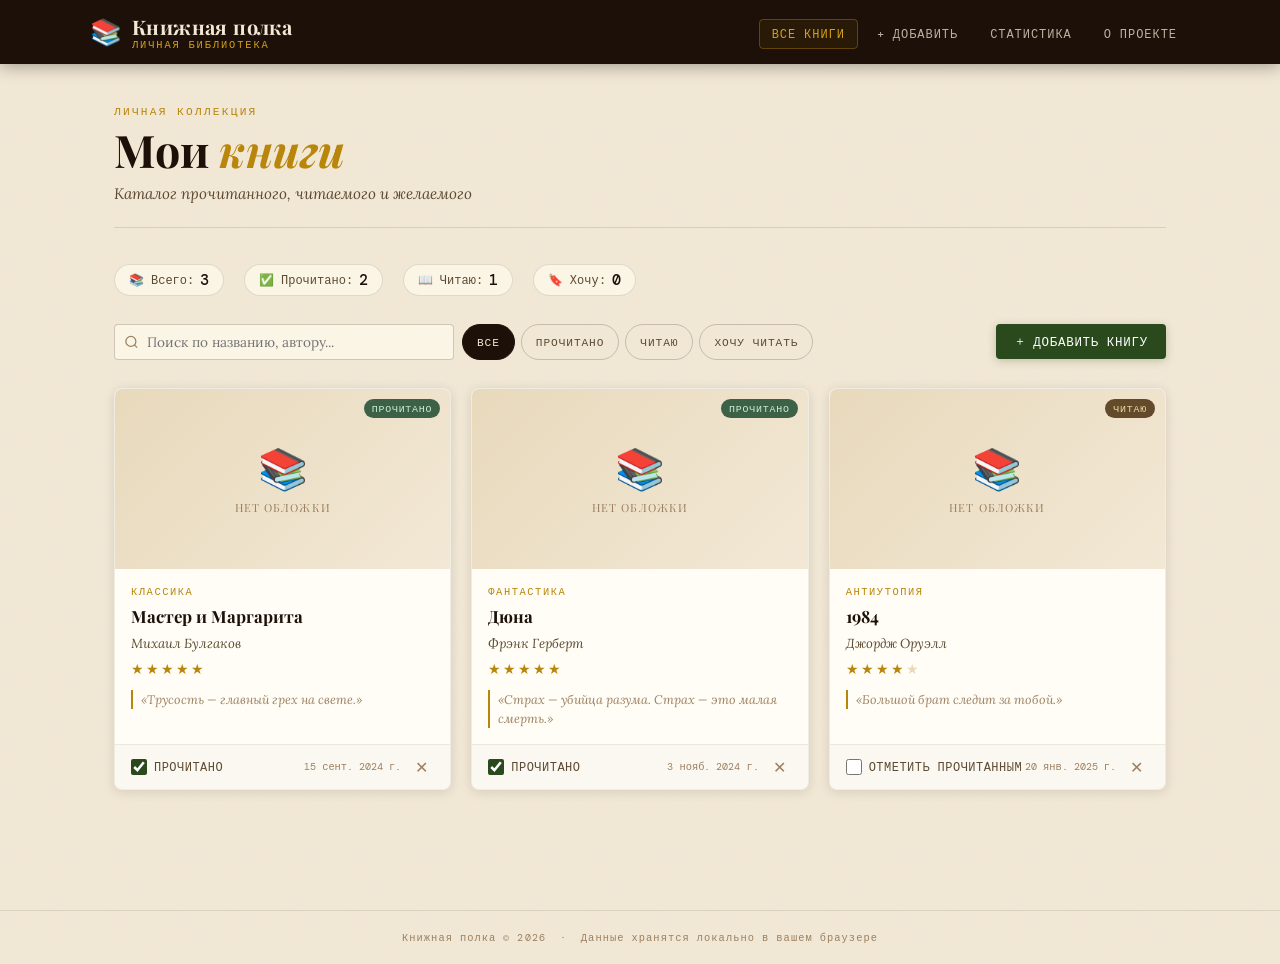
<file: index.html>
<!DOCTYPE html>
<html lang="ru">
<head>
  <meta charset="UTF-8">
  <meta name="viewport" content="width=device-width, initial-scale=1.0">
  <title>Книжная полка — Мои книги</title>
  <link rel="stylesheet" href="css/styles.css">
</head>
<body>

  <!-- ==================== ШАПКА ==================== -->
  <header class="site-header">
    <div class="header-inner">
      <a href="index.html" class="site-logo">
        <span class="logo-icon">📚</span>
        <div>
          <span class="logo-text">Книжная полка</span>
          <span class="logo-sub">Личная библиотека</span>
        </div>
      </a>
      <nav>
        <ul class="nav-links">
          <li><a href="index.html" class="active">Все книги</a></li>
          <li><a href="form.html">+ Добавить</a></li>
          <li><a href="stats.html">Статистика</a></li>
          <li><a href="about.html">О проекте</a></li>
        </ul>
      </nav>
    </div>
  </header>

  <!-- ==================== ОСНОВНОЕ ==================== -->
  <main class="page-wrapper">

    <!-- Заголовок страницы -->
    <div class="page-hero">
      <p class="eyebrow">Личная коллекция</p>
      <h1>Мои <em>книги</em></h1>
      <p class="subtitle">Каталог прочитанного, читаемого и желаемого</p>
    </div>

    <!-- Статистика-пиллы -->
    <div class="stats-bar">
      <div class="stat-pill">📚 Всего: <strong id="countTotal">0</strong></div>
      <div class="stat-pill">✅ Прочитано: <strong id="countRead">0</strong></div>
      <div class="stat-pill">📖 Читаю: <strong id="countReading">0</strong></div>
      <div class="stat-pill">🔖 Хочу: <strong id="countWant">0</strong></div>
    </div>

    <!-- Тулбар: поиск + фильтры + кнопка добавить -->
    <div class="toolbar">
      <div class="toolbar-left">
        <!-- Поиск -->
        <div class="search-wrap">
          <svg viewBox="0 0 24 24" fill="none" stroke="currentColor" stroke-width="2">
            <circle cx="11" cy="11" r="8"/><path d="m21 21-4.35-4.35"/>
          </svg>
          <input type="text" id="searchInput" placeholder="Поиск по названию, автору...">
        </div>

        <!-- Фильтры -->
        <div class="filter-tabs">
          <button class="filter-btn active" data-filter="all">Все</button>
          <button class="filter-btn" data-filter="read">Прочитано</button>
          <button class="filter-btn" data-filter="reading">Читаю</button>
          <button class="filter-btn" data-filter="want">Хочу читать</button>
        </div>
      </div>

      <div class="toolbar-right">
        <a href="form.html" class="btn btn-primary">
          <span>＋</span> Добавить книгу
        </a>
      </div>
    </div>

    <!-- Сетка книг -->
    <div class="books-grid" id="booksGrid">
      <!-- Карточки отрисовываются через JS -->
    </div>

  </main>

  <footer class="site-footer">
    Книжная полка &copy; 2026 &nbsp;·&nbsp; Данные хранятся локально в вашем браузере
  </footer>

  <!-- Скрипты (порядок важен) -->
  <script src="js/storage.js"></script>
  <script src="js/utils.js"></script>
  <script src="js/main.js"></script>
</body>
</html>
</file>
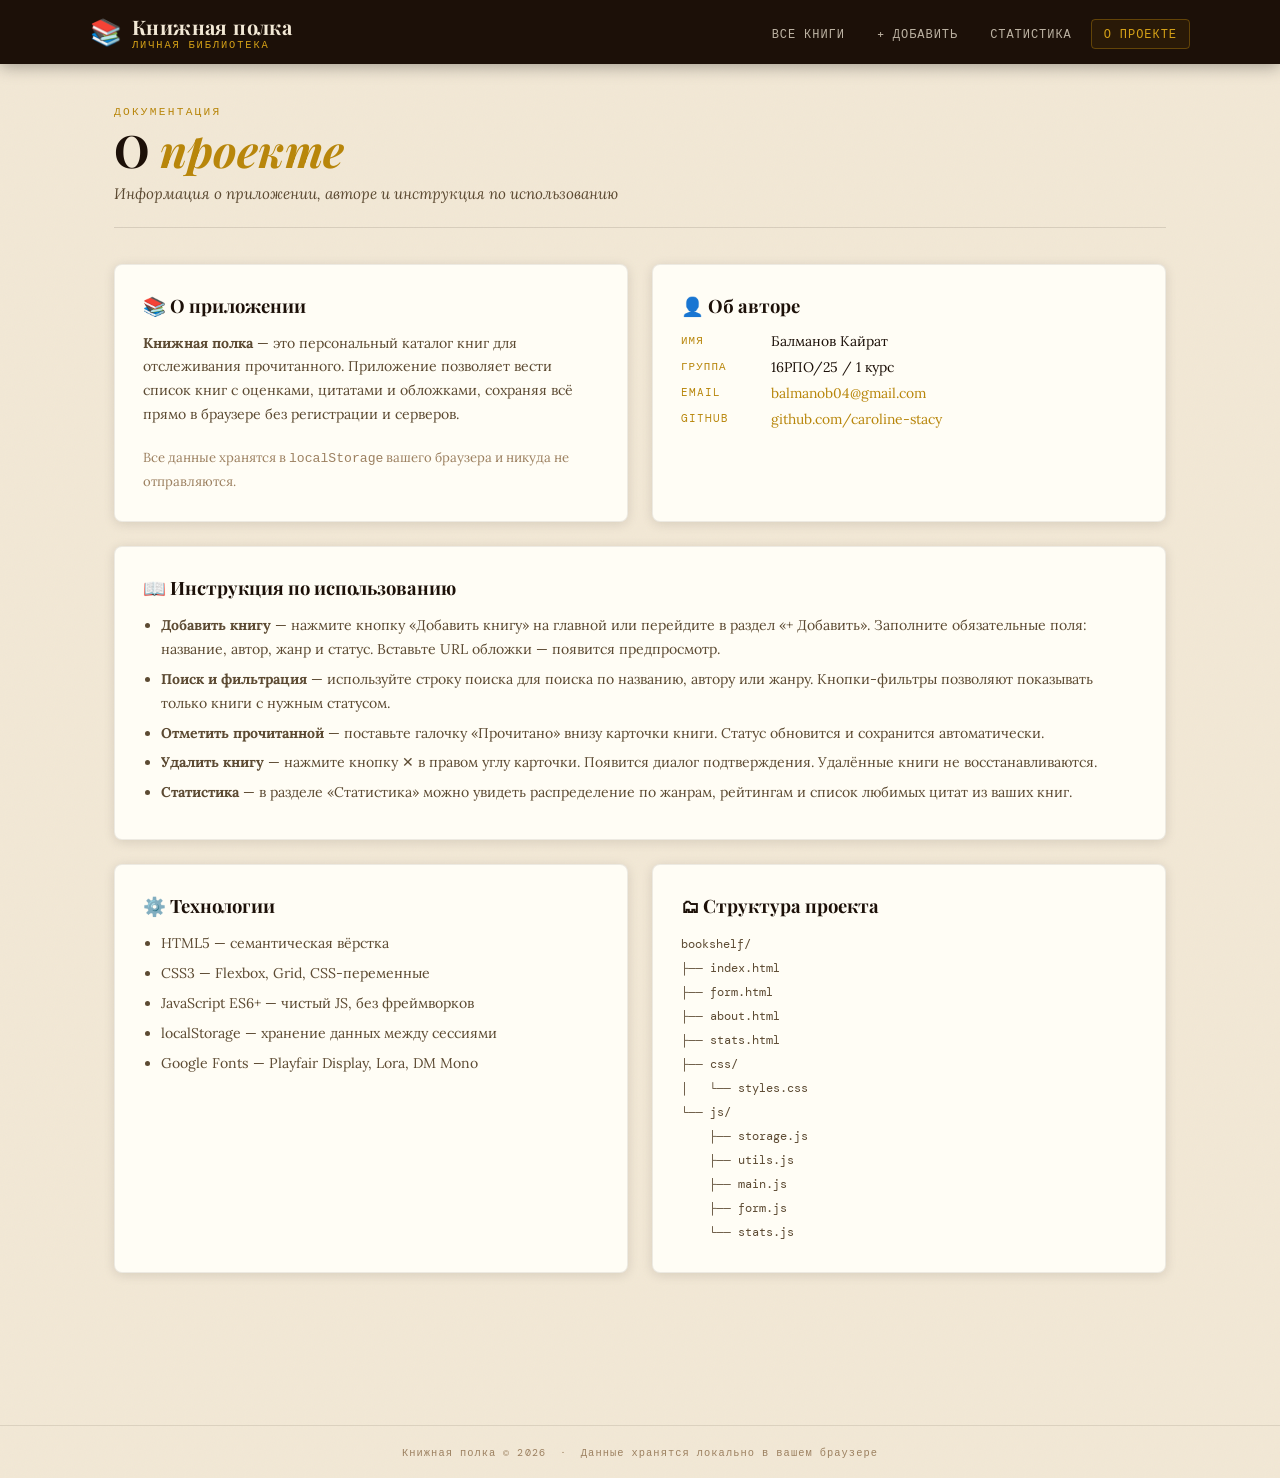
<file: about.html>
<!DOCTYPE html>
<html lang="ru">
<head>
  <meta charset="UTF-8">
  <meta name="viewport" content="width=device-width, initial-scale=1.0">
  <title>Книжная полка — О проекте</title>
  <link rel="stylesheet" href="css/styles.css">
</head>
<body>

  <header class="site-header">
    <div class="header-inner">
      <a href="index.html" class="site-logo">
        <span class="logo-icon">📚</span>
        <div>
          <span class="logo-text">Книжная полка</span>
          <span class="logo-sub">Личная библиотека</span>
        </div>
      </a>
      <nav>
        <ul class="nav-links">
          <li><a href="index.html">Все книги</a></li>
          <li><a href="form.html">+ Добавить</a></li>
          <li><a href="stats.html">Статистика</a></li>
          <li><a href="about.html" class="active">О проекте</a></li>
        </ul>
      </nav>
    </div>
  </header>

  <main class="page-wrapper">

    <div class="page-hero">
      <p class="eyebrow">Документация</p>
      <h1>О <em>проекте</em></h1>
      <p class="subtitle">Информация о приложении, авторе и инструкция по использованию</p>
    </div>

    <div class="about-grid">

      <!-- О приложении -->
      <div class="about-card">
        <h3>📚 О приложении</h3>
        <p>
          <strong>Книжная полка</strong> — это персональный каталог книг для отслеживания
          прочитанного. Приложение позволяет вести список книг с оценками, цитатами и
          обложками, сохраняя всё прямо в браузере без регистрации и серверов.
        </p>
        <br>
        <p style="font-size:0.82rem;color:var(--ink-light);">
          Все данные хранятся в <code>localStorage</code> вашего браузера и никуда не
          отправляются.
        </p>
      </div>

      <!-- Об авторе -->
      <div class="about-card">
        <h3>👤 Об авторе</h3>
        <div class="info-row">
          <span class="info-label">Имя</span>
          <span>Балманов Кайрат</span>
        </div>
        <div class="info-row">
          <span class="info-label">Группа</span>
          <span>16РПО/25 / 1 курс</span>
        </div>
        <div class="info-row">
          <span class="info-label">Email</span>
          <span><a href="mailto:balmanob04@gmail.com">balmanob04@gmail.com</a></span>
        </div>
        <div class="info-row">
          <span class="info-label">GitHub</span>
          <span><a href="https://github.com/caroline-stacy" target="_blank">github.com/caroline-stacy</a></span>
        </div>
      </div>

      <!-- Инструкция -->
      <div class="about-card about-full">
        <h3>📖 Инструкция по использованию</h3>
        <ul>
          <li>
            <strong>Добавить книгу</strong> — нажмите кнопку «Добавить книгу» на главной
            или перейдите в раздел «+ Добавить». Заполните обязательные поля: название,
            автор, жанр и статус. Вставьте URL обложки — появится предпросмотр.
          </li>
          <li>
            <strong>Поиск и фильтрация</strong> — используйте строку поиска для поиска по
            названию, автору или жанру. Кнопки-фильтры позволяют показывать только книги
            с нужным статусом.
          </li>
          <li>
            <strong>Отметить прочитанной</strong> — поставьте галочку «Прочитано» внизу
            карточки книги. Статус обновится и сохранится автоматически.
          </li>
          <li>
            <strong>Удалить книгу</strong> — нажмите кнопку ✕ в правом углу карточки.
            Появится диалог подтверждения. Удалённые книги не восстанавливаются.
          </li>
          <li>
            <strong>Статистика</strong> — в разделе «Статистика» можно увидеть распределение
            по жанрам, рейтингам и список любимых цитат из ваших книг.
          </li>
        </ul>
      </div>

      <!-- Технологии -->
      <div class="about-card">
        <h3>⚙️ Технологии</h3>
        <ul>
          <li>HTML5 — семантическая вёрстка</li>
          <li>CSS3 — Flexbox, Grid, CSS-переменные</li>
          <li>JavaScript ES6+ — чистый JS, без фреймворков</li>
          <li>localStorage — хранение данных между сессиями</li>
          <li>Google Fonts — Playfair Display, Lora, DM Mono</li>
        </ul>
      </div>

      <!-- Структура -->
      <div class="about-card">
        <h3>🗂 Структура проекта</h3>
        <p style="font-family:'DM Mono',monospace;font-size:0.75rem;line-height:2;color:var(--ink-muted);">
          bookshelf/<br>
          ├── index.html<br>
          ├── form.html<br>
          ├── about.html<br>
          ├── stats.html<br>
          ├── css/<br>
          │&nbsp;&nbsp;&nbsp;└── styles.css<br>
          └── js/<br>
          &nbsp;&nbsp;&nbsp;&nbsp;├── storage.js<br>
          &nbsp;&nbsp;&nbsp;&nbsp;├── utils.js<br>
          &nbsp;&nbsp;&nbsp;&nbsp;├── main.js<br>
          &nbsp;&nbsp;&nbsp;&nbsp;├── form.js<br>
          &nbsp;&nbsp;&nbsp;&nbsp;└── stats.js
        </p>
      </div>

    </div>
  </main>

  <footer class="site-footer">
    Книжная полка &copy; 2026 &nbsp;·&nbsp; Данные хранятся локально в вашем браузере
  </footer>

</body>
</html>
</file>
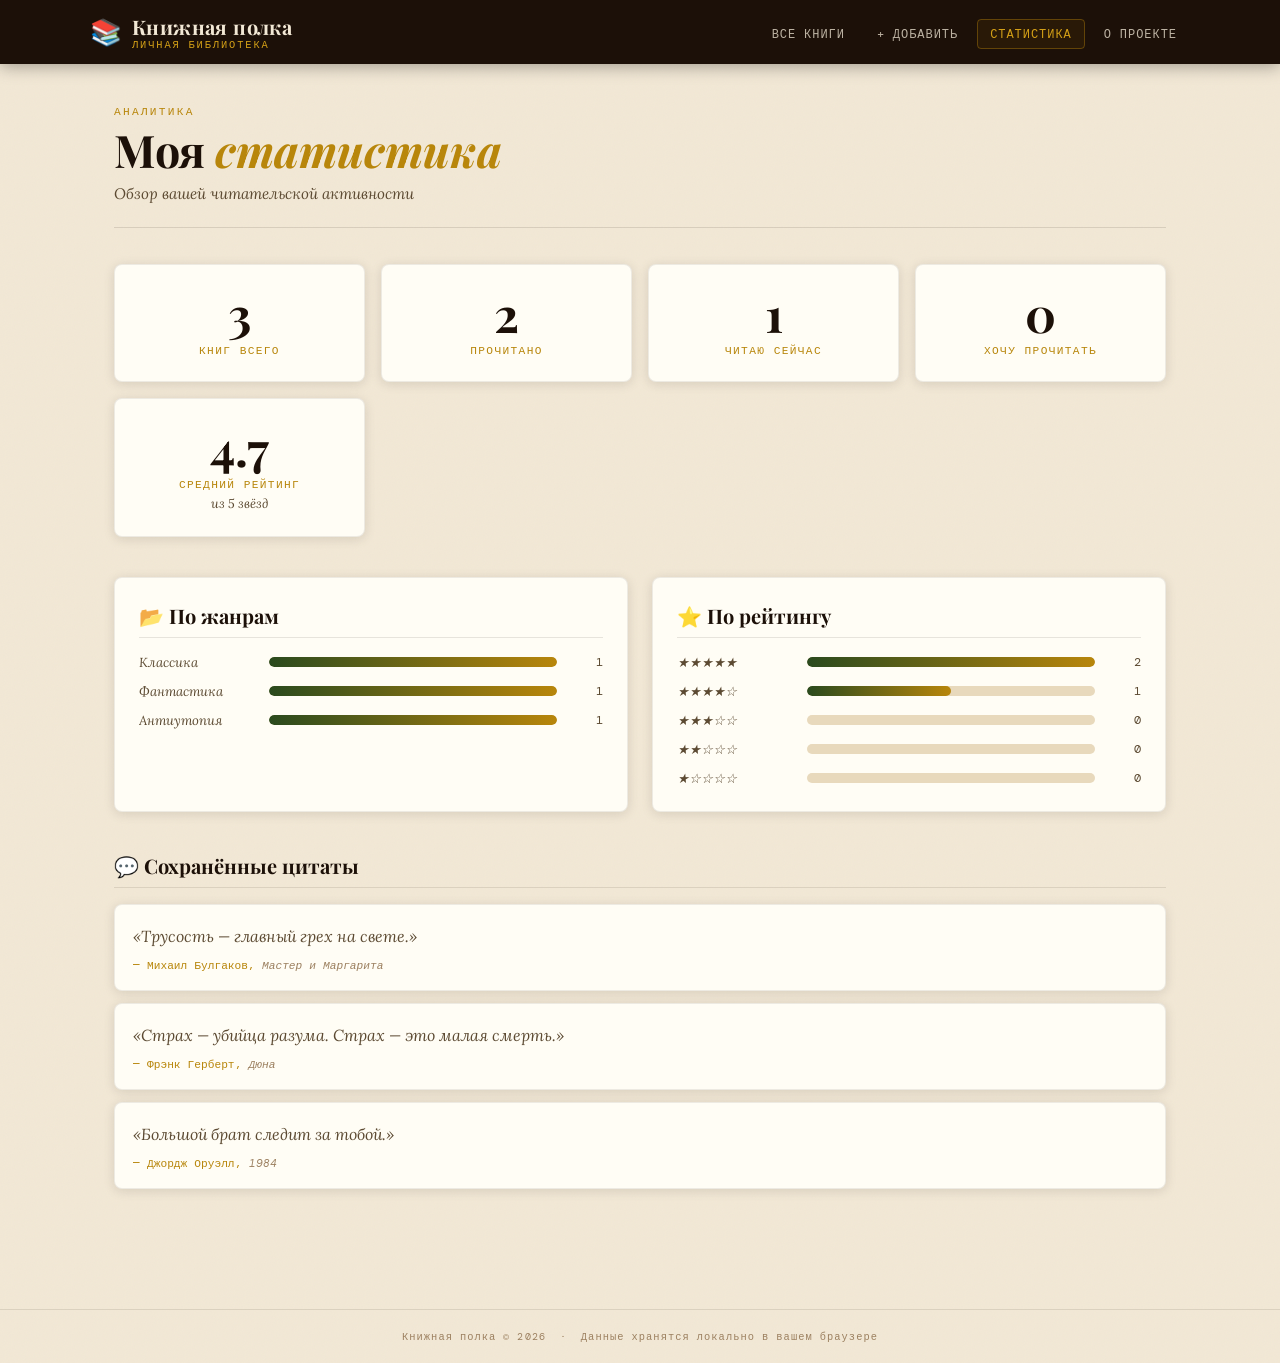
<file: stats.html>
<!DOCTYPE html>
<html lang="ru">
<head>
  <meta charset="UTF-8">
  <meta name="viewport" content="width=device-width, initial-scale=1.0">
  <title>Книжная полка — Статистика</title>
  <link rel="stylesheet" href="css/styles.css">
</head>
<body>

  <header class="site-header">
    <div class="header-inner">
      <a href="index.html" class="site-logo">
        <span class="logo-icon">📚</span>
        <div>
          <span class="logo-text">Книжная полка</span>
          <span class="logo-sub">Личная библиотека</span>
        </div>
      </a>
      <nav>
        <ul class="nav-links">
          <li><a href="index.html">Все книги</a></li>
          <li><a href="form.html">+ Добавить</a></li>
          <li><a href="stats.html" class="active">Статистика</a></li>
          <li><a href="about.html">О проекте</a></li>
        </ul>
      </nav>
    </div>
  </header>

  <main class="page-wrapper">

    <div class="page-hero">
      <p class="eyebrow">Аналитика</p>
      <h1>Моя <em>статистика</em></h1>
      <p class="subtitle">Обзор вашей читательской активности</p>
    </div>

    <!-- Счётчики-карточки -->
    <div class="stats-grid" style="margin-bottom:40px;">
      <div class="stat-card">
        <div class="big-number" id="statTotal">—</div>
        <div class="stat-label">Книг всего</div>
      </div>
      <div class="stat-card">
        <div class="big-number" id="statRead">—</div>
        <div class="stat-label">Прочитано</div>
      </div>
      <div class="stat-card">
        <div class="big-number" id="statReading">—</div>
        <div class="stat-label">Читаю сейчас</div>
      </div>
      <div class="stat-card">
        <div class="big-number" id="statWant">—</div>
        <div class="stat-label">Хочу прочитать</div>
      </div>
      <div class="stat-card">
        <div class="big-number" id="statAvgRating">—</div>
        <div class="stat-label">Средний рейтинг</div>
        <div class="stat-sub">из 5 звёзд</div>
      </div>
    </div>

    <!-- Диаграммы -->
    <div style="display:grid;grid-template-columns:1fr 1fr;gap:24px;margin-bottom:40px;">

      <div style="background:var(--card-bg);border:1px solid rgba(28,16,8,0.08);border-radius:var(--radius-lg);padding:24px;box-shadow:var(--shadow);">
        <h3 class="section-title">📂 По жанрам</h3>
        <div class="bar-chart" id="genreChart">
          <p style="color:var(--ink-light);font-style:italic;">Загрузка...</p>
        </div>
      </div>

      <div style="background:var(--card-bg);border:1px solid rgba(28,16,8,0.08);border-radius:var(--radius-lg);padding:24px;box-shadow:var(--shadow);">
        <h3 class="section-title">⭐ По рейтингу</h3>
        <div class="bar-chart" id="ratingChart">
          <p style="color:var(--ink-light);font-style:italic;">Загрузка...</p>
        </div>
      </div>

    </div>

    <!-- Цитаты -->
    <div>
      <h3 class="section-title">💬 Сохранённые цитаты</h3>
      <div style="display:flex;flex-direction:column;gap:12px;" id="topQuotes">
        <p style="color:var(--ink-light);font-style:italic;">Загрузка...</p>
      </div>
    </div>

  </main>

  <footer class="site-footer">
    Книжная полка &copy; 2026 &nbsp;·&nbsp; Данные хранятся локально в вашем браузере
  </footer>

  <script src="js/storage.js"></script>
  <script src="js/utils.js"></script>
  <script src="js/stats.js"></script>
</body>
</html>
</file>
<file: css/styles.css>
/* ============================================
   Книжная полка — Global Styles
   Aesthetic: Vintage Library / Editorial
   ============================================ */

@import url('https://fonts.googleapis.com/css2?family=Playfair+Display:ital,wght@0,400;0,600;0,700;1,400;1,600&family=Lora:ital,wght@0,400;0,500;1,400&family=DM+Mono:wght@400;500&display=swap');

/* ---- CSS Variables ---- */
:root {
  --bg:        #F2E8D5;
  --bg-dark:   #E8D9BC;
  --parchment: #FBF5E6;
  --card-bg:   #FFFDF5;
  --header-bg: #1C1008;
  --header-fg: #F2E8D5;
  --ink:       #1C1008;
  --ink-muted: #5C4A32;
  --ink-light: #9C8060;
  --gold:      #B8860B;
  --gold-lt:   #D4A017;
  --green:     #2A4A1E;
  --green-lt:  #3D6B2C;
  --red:       #8B1A1A;
  --tag-want:  #4A3070;
  --tag-read:  #1E4A30;
  --tag-reading: #4A3010;
  --shadow:    0 2px 12px rgba(28,16,8,0.12);
  --shadow-lg: 0 6px 28px rgba(28,16,8,0.18);
  --radius:    4px;
  --radius-lg: 8px;
  --transition: 0.22s ease;
}

/* ---- Reset & Base ---- */
*, *::before, *::after { box-sizing: border-box; margin: 0; padding: 0; }

html { scroll-behavior: smooth; }

body {
  font-family: 'Lora', Georgia, serif;
  background-color: var(--bg);
  color: var(--ink);
  min-height: 100vh;
  background-image:
    url("data:image/svg+xml,%3Csvg width='60' height='60' xmlns='http://www.w3.org/2000/svg'%3E%3Cfilter id='n'%3E%3CfeTurbulence type='fractalNoise' baseFrequency='0.9' numOctaves='4' stitchTiles='stitch'/%3E%3C/filter%3E%3Crect width='60' height='60' filter='url(%23n)' opacity='0.03'/%3E%3C/svg%3E");
}

a { color: var(--gold); text-decoration: none; transition: color var(--transition); }
a:hover { color: var(--gold-lt); }
img { max-width: 100%; display: block; }
button { cursor: pointer; font-family: inherit; }
input, select, textarea { font-family: 'Lora', serif; }

/* ---- Header / Nav ---- */
.site-header {
  background: var(--header-bg);
  color: var(--header-fg);
  padding: 0 24px;
  position: sticky;
  top: 0;
  z-index: 100;
  box-shadow: 0 2px 16px rgba(0,0,0,0.35);
}

.header-inner {
  max-width: 1100px;
  margin: 0 auto;
  display: flex;
  align-items: center;
  justify-content: space-between;
  height: 64px;
  gap: 16px;
}

.site-logo {
  display: flex;
  align-items: center;
  gap: 10px;
  text-decoration: none;
  color: var(--header-fg);
}

.logo-icon { font-size: 1.6rem; line-height: 1; }

.logo-text {
  font-family: 'Playfair Display', serif;
  font-size: 1.25rem;
  font-weight: 700;
  letter-spacing: 0.02em;
  white-space: nowrap;
}

.logo-sub {
  font-size: 0.65rem;
  color: var(--gold-lt);
  letter-spacing: 0.18em;
  text-transform: uppercase;
  font-family: 'DM Mono', monospace;
  display: block;
  margin-top: -2px;
}

.nav-links {
  display: flex;
  align-items: center;
  gap: 6px;
  list-style: none;
}

.nav-links a {
  color: rgba(242,232,213,0.75);
  text-decoration: none;
  font-family: 'DM Mono', monospace;
  font-size: 0.75rem;
  letter-spacing: 0.08em;
  text-transform: uppercase;
  padding: 6px 12px;
  border-radius: var(--radius);
  transition: all var(--transition);
  border: 1px solid transparent;
}

.nav-links a:hover,
.nav-links a.active {
  color: var(--gold-lt);
  border-color: rgba(184,134,11,0.4);
  background: rgba(184,134,11,0.08);
}

/* ---- Page Layout ---- */
.page-wrapper {
  max-width: 1100px;
  margin: 0 auto;
  padding: 40px 24px 80px;
}

/* ---- Page Header ---- */
.page-hero {
  margin-bottom: 36px;
  border-bottom: 1px solid rgba(28,16,8,0.12);
  padding-bottom: 24px;
}

.page-hero .eyebrow {
  font-family: 'DM Mono', monospace;
  font-size: 0.7rem;
  letter-spacing: 0.2em;
  text-transform: uppercase;
  color: var(--gold);
  margin-bottom: 6px;
}

.page-hero h1 {
  font-family: 'Playfair Display', serif;
  font-size: clamp(1.8rem, 4vw, 2.8rem);
  font-weight: 700;
  line-height: 1.15;
  color: var(--ink);
}

.page-hero h1 em {
  font-style: italic;
  color: var(--gold);
}

.page-hero .subtitle {
  margin-top: 8px;
  font-size: 0.95rem;
  color: var(--ink-muted);
  font-style: italic;
}

/* ---- Toolbar ---- */
.toolbar {
  display: flex;
  align-items: center;
  gap: 12px;
  flex-wrap: wrap;
  margin-bottom: 28px;
}

.toolbar-left { display: flex; gap: 8px; flex-wrap: wrap; flex: 1; }
.toolbar-right { display: flex; gap: 8px; align-items: center; }

/* ---- Search ---- */
.search-wrap {
  position: relative;
  flex: 1;
  min-width: 180px;
  max-width: 340px;
}

.search-wrap svg {
  position: absolute;
  left: 10px;
  top: 50%;
  transform: translateY(-50%);
  color: var(--ink-light);
  width: 15px;
  height: 15px;
}

#searchInput {
  width: 100%;
  padding: 8px 10px 8px 32px;
  border: 1.5px solid rgba(28,16,8,0.2);
  border-radius: var(--radius);
  background: var(--parchment);
  font-size: 0.85rem;
  color: var(--ink);
  transition: border-color var(--transition);
}

#searchInput:focus {
  outline: none;
  border-color: var(--gold);
}

/* ---- Filter Tabs ---- */
.filter-tabs {
  display: flex;
  gap: 6px;
  flex-wrap: wrap;
}

.filter-btn {
  font-family: 'DM Mono', monospace;
  font-size: 0.7rem;
  letter-spacing: 0.08em;
  text-transform: uppercase;
  padding: 6px 14px;
  border: 1.5px solid rgba(28,16,8,0.2);
  border-radius: 20px;
  background: transparent;
  color: var(--ink-muted);
  transition: all var(--transition);
}

.filter-btn:hover { border-color: var(--gold); color: var(--gold); }

.filter-btn.active {
  background: var(--ink);
  color: var(--header-fg);
  border-color: var(--ink);
}

/* ---- Stats Bar ---- */
.stats-bar {
  display: flex;
  gap: 20px;
  margin-bottom: 28px;
  flex-wrap: wrap;
}

.stat-pill {
  display: flex;
  align-items: center;
  gap: 6px;
  background: var(--parchment);
  border: 1px solid rgba(28,16,8,0.12);
  border-radius: 20px;
  padding: 5px 14px;
  font-family: 'DM Mono', monospace;
  font-size: 0.75rem;
  color: var(--ink-muted);
}

.stat-pill strong {
  font-size: 0.95rem;
  color: var(--ink);
  font-weight: 500;
}

/* ---- Buttons ---- */
.btn {
  display: inline-flex;
  align-items: center;
  gap: 6px;
  padding: 9px 18px;
  border-radius: var(--radius);
  font-family: 'DM Mono', monospace;
  font-size: 0.78rem;
  letter-spacing: 0.06em;
  font-weight: 500;
  border: none;
  transition: all var(--transition);
  text-transform: uppercase;
  text-decoration: none;
}

.btn-primary {
  background: var(--green);
  color: #fff;
  box-shadow: 0 2px 8px rgba(42,74,30,0.25);
}

.btn-primary:hover {
  background: var(--green-lt);
  transform: translateY(-1px);
  box-shadow: 0 4px 14px rgba(42,74,30,0.3);
  color: #fff;
}

.btn-secondary {
  background: transparent;
  color: var(--ink-muted);
  border: 1.5px solid rgba(28,16,8,0.2);
}

.btn-secondary:hover {
  border-color: var(--ink-muted);
  color: var(--ink);
}

.btn-ghost {
  background: transparent;
  color: var(--ink-light);
  padding: 6px 10px;
}

.btn-ghost:hover { color: var(--red); }

.btn-danger {
  background: transparent;
  color: var(--red);
  border: 1.5px solid rgba(139,26,26,0.3);
}

.btn-danger:hover {
  background: var(--red);
  color: #fff;
}

/* ---- Book Grid ---- */
.books-grid {
  display: grid;
  grid-template-columns: repeat(auto-fill, minmax(280px, 1fr));
  gap: 20px;
}

/* ---- Book Card ---- */
.book-card {
  background: var(--card-bg);
  border-radius: var(--radius-lg);
  box-shadow: var(--shadow);
  overflow: hidden;
  display: flex;
  flex-direction: column;
  transition: transform var(--transition), box-shadow var(--transition);
  border: 1px solid rgba(28,16,8,0.07);
  animation: cardIn 0.3s ease both;
}

@keyframes cardIn {
  from { opacity: 0; transform: translateY(10px); }
  to   { opacity: 1; transform: translateY(0); }
}

.book-card:hover {
  transform: translateY(-3px);
  box-shadow: var(--shadow-lg);
}

/* Cover */
.book-cover {
  width: 100%;
  height: 180px;
  object-fit: cover;
  background: var(--bg-dark);
  position: relative;
  overflow: hidden;
}

.book-cover img {
  width: 100%;
  height: 100%;
  object-fit: cover;
  transition: transform 0.4s ease;
}

.book-card:hover .book-cover img { transform: scale(1.04); }

.cover-placeholder {
  width: 100%;
  height: 100%;
  display: flex;
  flex-direction: column;
  align-items: center;
  justify-content: center;
  background: linear-gradient(135deg, var(--bg-dark) 0%, var(--bg) 100%);
  color: var(--ink-light);
  font-size: 2.5rem;
  gap: 6px;
}

.cover-placeholder span {
  font-family: 'Playfair Display', serif;
  font-size: 0.7rem;
  letter-spacing: 0.1em;
  text-transform: uppercase;
}

/* Status badge */
.status-badge {
  position: absolute;
  top: 10px;
  right: 10px;
  padding: 3px 8px;
  border-radius: 10px;
  font-family: 'DM Mono', monospace;
  font-size: 0.62rem;
  letter-spacing: 0.08em;
  text-transform: uppercase;
  font-weight: 500;
  backdrop-filter: blur(4px);
}

.status-badge.read    { background: rgba(30,74,48,0.85); color: #c8f0d8; }
.status-badge.reading { background: rgba(74,48,16,0.85); color: #f0d8a0; }
.status-badge.want    { background: rgba(74,48,112,0.85); color: #d4c8f0; }

/* Body */
.card-body {
  padding: 16px;
  display: flex;
  flex-direction: column;
  gap: 8px;
  flex: 1;
}

.card-genre {
  font-family: 'DM Mono', monospace;
  font-size: 0.65rem;
  letter-spacing: 0.15em;
  text-transform: uppercase;
  color: var(--gold);
}

.card-title {
  font-family: 'Playfair Display', serif;
  font-size: 1.05rem;
  font-weight: 700;
  line-height: 1.3;
  color: var(--ink);
}

.card-author {
  font-size: 0.82rem;
  color: var(--ink-muted);
  font-style: italic;
}

.card-rating {
  display: flex;
  gap: 2px;
  font-size: 0.85rem;
}

.star { color: var(--bg-dark); }
.star.filled { color: var(--gold); }

.card-quote {
  font-size: 0.78rem;
  color: var(--ink-light);
  font-style: italic;
  line-height: 1.5;
  border-left: 2px solid var(--gold);
  padding-left: 8px;
  margin-top: 4px;
}

/* Footer */
.card-footer {
  padding: 10px 16px;
  display: flex;
  align-items: center;
  justify-content: space-between;
  border-top: 1px solid rgba(28,16,8,0.07);
  background: rgba(28,16,8,0.02);
}

.card-checkbox-wrap {
  display: flex;
  align-items: center;
  gap: 7px;
  cursor: pointer;
  font-size: 0.75rem;
  color: var(--ink-muted);
  font-family: 'DM Mono', monospace;
  letter-spacing: 0.04em;
}

.card-checkbox-wrap input[type="checkbox"] {
  width: 16px;
  height: 16px;
  accent-color: var(--green);
  cursor: pointer;
}

.card-date {
  font-family: 'DM Mono', monospace;
  font-size: 0.65rem;
  color: var(--ink-light);
}

/* Delete button */
.btn-delete {
  background: none;
  border: none;
  color: var(--ink-light);
  font-size: 1rem;
  padding: 4px 6px;
  border-radius: var(--radius);
  line-height: 1;
  transition: all var(--transition);
}

.btn-delete:hover { color: var(--red); background: rgba(139,26,26,0.08); }

/* ---- Empty State ---- */
.empty-state {
  grid-column: 1 / -1;
  text-align: center;
  padding: 60px 20px;
  color: var(--ink-light);
}

.empty-state .empty-icon { font-size: 4rem; margin-bottom: 16px; }

.empty-state h3 {
  font-family: 'Playfair Display', serif;
  font-size: 1.3rem;
  color: var(--ink-muted);
  margin-bottom: 8px;
}

.empty-state p { font-size: 0.9rem; font-style: italic; }

/* ---- Form Page ---- */
.form-container {
  max-width: 640px;
  margin: 0 auto;
  background: var(--card-bg);
  border-radius: var(--radius-lg);
  box-shadow: var(--shadow);
  border: 1px solid rgba(28,16,8,0.08);
  overflow: hidden;
}

.form-header {
  background: var(--header-bg);
  padding: 24px 32px;
  color: var(--header-fg);
}

.form-header h2 {
  font-family: 'Playfair Display', serif;
  font-size: 1.5rem;
  font-weight: 700;
}

.form-header p {
  font-size: 0.82rem;
  color: rgba(242,232,213,0.6);
  margin-top: 4px;
  font-style: italic;
}

.form-body { padding: 32px; display: flex; flex-direction: column; gap: 22px; }

.field-group {
  display: flex;
  flex-direction: column;
  gap: 6px;
}

.field-row {
  display: grid;
  grid-template-columns: 1fr 1fr;
  gap: 16px;
}

label {
  font-family: 'DM Mono', monospace;
  font-size: 0.7rem;
  letter-spacing: 0.12em;
  text-transform: uppercase;
  color: var(--ink-muted);
}

label .required { color: var(--gold); margin-left: 2px; }

input[type="text"],
input[type="url"],
input[type="number"],
select,
textarea {
  padding: 10px 13px;
  border: 1.5px solid rgba(28,16,8,0.2);
  border-radius: var(--radius);
  background: var(--parchment);
  font-size: 0.88rem;
  color: var(--ink);
  transition: border-color var(--transition), box-shadow var(--transition);
  width: 100%;
}

input:focus, select:focus, textarea:focus {
  outline: none;
  border-color: var(--gold);
  box-shadow: 0 0 0 3px rgba(184,134,11,0.12);
}

input.error, select.error, textarea.error {
  border-color: var(--red);
  box-shadow: 0 0 0 3px rgba(139,26,26,0.1);
}

textarea { min-height: 90px; resize: vertical; line-height: 1.6; }

/* Star rating input */
.star-input { display: flex; gap: 6px; }

.star-input label {
  font-size: 1.4rem;
  cursor: pointer;
  color: var(--bg-dark);
  transition: color var(--transition);
  text-transform: none;
  letter-spacing: 0;
  user-select: none;
}

.star-input input[type="radio"] { display: none; }

/* Cover preview */
.cover-preview {
  display: none;
  margin-top: 8px;
  width: 80px;
  height: 110px;
  object-fit: cover;
  border-radius: var(--radius);
  border: 2px solid var(--gold);
  box-shadow: var(--shadow);
}

.cover-preview.visible { display: block; }

/* Form actions */
.form-actions {
  display: flex;
  gap: 12px;
  justify-content: flex-end;
  padding: 20px 32px 28px;
  border-top: 1px solid rgba(28,16,8,0.08);
}

/* ---- About Page ---- */
.about-grid {
  display: grid;
  grid-template-columns: 1fr 1fr;
  gap: 24px;
  margin-bottom: 32px;
}

.about-card {
  background: var(--card-bg);
  border: 1px solid rgba(28,16,8,0.08);
  border-radius: var(--radius-lg);
  padding: 28px;
  box-shadow: var(--shadow);
}

.about-card h3 {
  font-family: 'Playfair Display', serif;
  font-size: 1.15rem;
  margin-bottom: 14px;
  color: var(--ink);
  display: flex;
  align-items: center;
  gap: 8px;
}

.about-card p, .about-card li {
  font-size: 0.88rem;
  color: var(--ink-muted);
  line-height: 1.7;
}

.about-card ul { padding-left: 18px; }
.about-card li { margin-bottom: 6px; }

.about-card .info-row {
  display: flex;
  gap: 10px;
  margin-bottom: 8px;
  font-size: 0.87rem;
}

.info-label {
  font-family: 'DM Mono', monospace;
  font-size: 0.68rem;
  letter-spacing: 0.1em;
  text-transform: uppercase;
  color: var(--gold);
  min-width: 80px;
  padding-top: 1px;
}

.about-full { grid-column: 1 / -1; }

/* ---- Stats Page ---- */
.stats-grid {
  display: grid;
  grid-template-columns: repeat(auto-fill, minmax(220px, 1fr));
  gap: 16px;
  margin-bottom: 32px;
}

.stat-card {
  background: var(--card-bg);
  border: 1px solid rgba(28,16,8,0.08);
  border-radius: var(--radius-lg);
  padding: 24px;
  box-shadow: var(--shadow);
  text-align: center;
}

.stat-card .big-number {
  font-family: 'Playfair Display', serif;
  font-size: 3rem;
  font-weight: 700;
  color: var(--ink);
  line-height: 1;
  margin-bottom: 6px;
}

.stat-card .stat-label {
  font-family: 'DM Mono', monospace;
  font-size: 0.7rem;
  letter-spacing: 0.12em;
  text-transform: uppercase;
  color: var(--gold);
}

.stat-card .stat-sub {
  font-size: 0.8rem;
  color: var(--ink-muted);
  margin-top: 4px;
  font-style: italic;
}

.bar-chart { display: flex; flex-direction: column; gap: 12px; }

.bar-row {
  display: grid;
  grid-template-columns: 120px 1fr 36px;
  align-items: center;
  gap: 10px;
  font-size: 0.82rem;
}

.bar-label { color: var(--ink-muted); font-style: italic; white-space: nowrap; overflow: hidden; text-overflow: ellipsis; }

.bar-track {
  height: 10px;
  background: var(--bg-dark);
  border-radius: 5px;
  overflow: hidden;
}

.bar-fill {
  height: 100%;
  background: linear-gradient(90deg, var(--green), var(--gold));
  border-radius: 5px;
  transition: width 0.6s ease;
}

.bar-count {
  font-family: 'DM Mono', monospace;
  font-size: 0.72rem;
  color: var(--ink-muted);
  text-align: right;
}

.section-title {
  font-family: 'Playfair Display', serif;
  font-size: 1.25rem;
  color: var(--ink);
  margin-bottom: 16px;
  padding-bottom: 8px;
  border-bottom: 1px solid rgba(28,16,8,0.1);
}

/* ---- Footer ---- */
.site-footer {
  text-align: center;
  padding: 20px;
  font-family: 'DM Mono', monospace;
  font-size: 0.65rem;
  letter-spacing: 0.1em;
  color: var(--ink-light);
  border-top: 1px solid rgba(28,16,8,0.1);
  margin-top: 40px;
}

/* ---- Responsive ---- */
@media (max-width: 680px) {
  .header-inner { height: auto; padding: 12px 0; flex-direction: column; align-items: flex-start; gap: 8px; }
  .nav-links { flex-wrap: wrap; gap: 4px; }
  .nav-links a { padding: 5px 9px; font-size: 0.68rem; }
  .books-grid { grid-template-columns: 1fr 1fr; }
  .about-grid { grid-template-columns: 1fr; }
  .field-row { grid-template-columns: 1fr; }
  .form-body { padding: 20px; }
  .form-actions { padding: 16px 20px 20px; }
  .stats-grid { grid-template-columns: 1fr 1fr; }
}

@media (max-width: 420px) {
  .books-grid { grid-template-columns: 1fr; }
  .stats-grid { grid-template-columns: 1fr; }
  .toolbar { flex-direction: column; align-items: stretch; }
  .search-wrap { max-width: 100%; }
}
</file>
